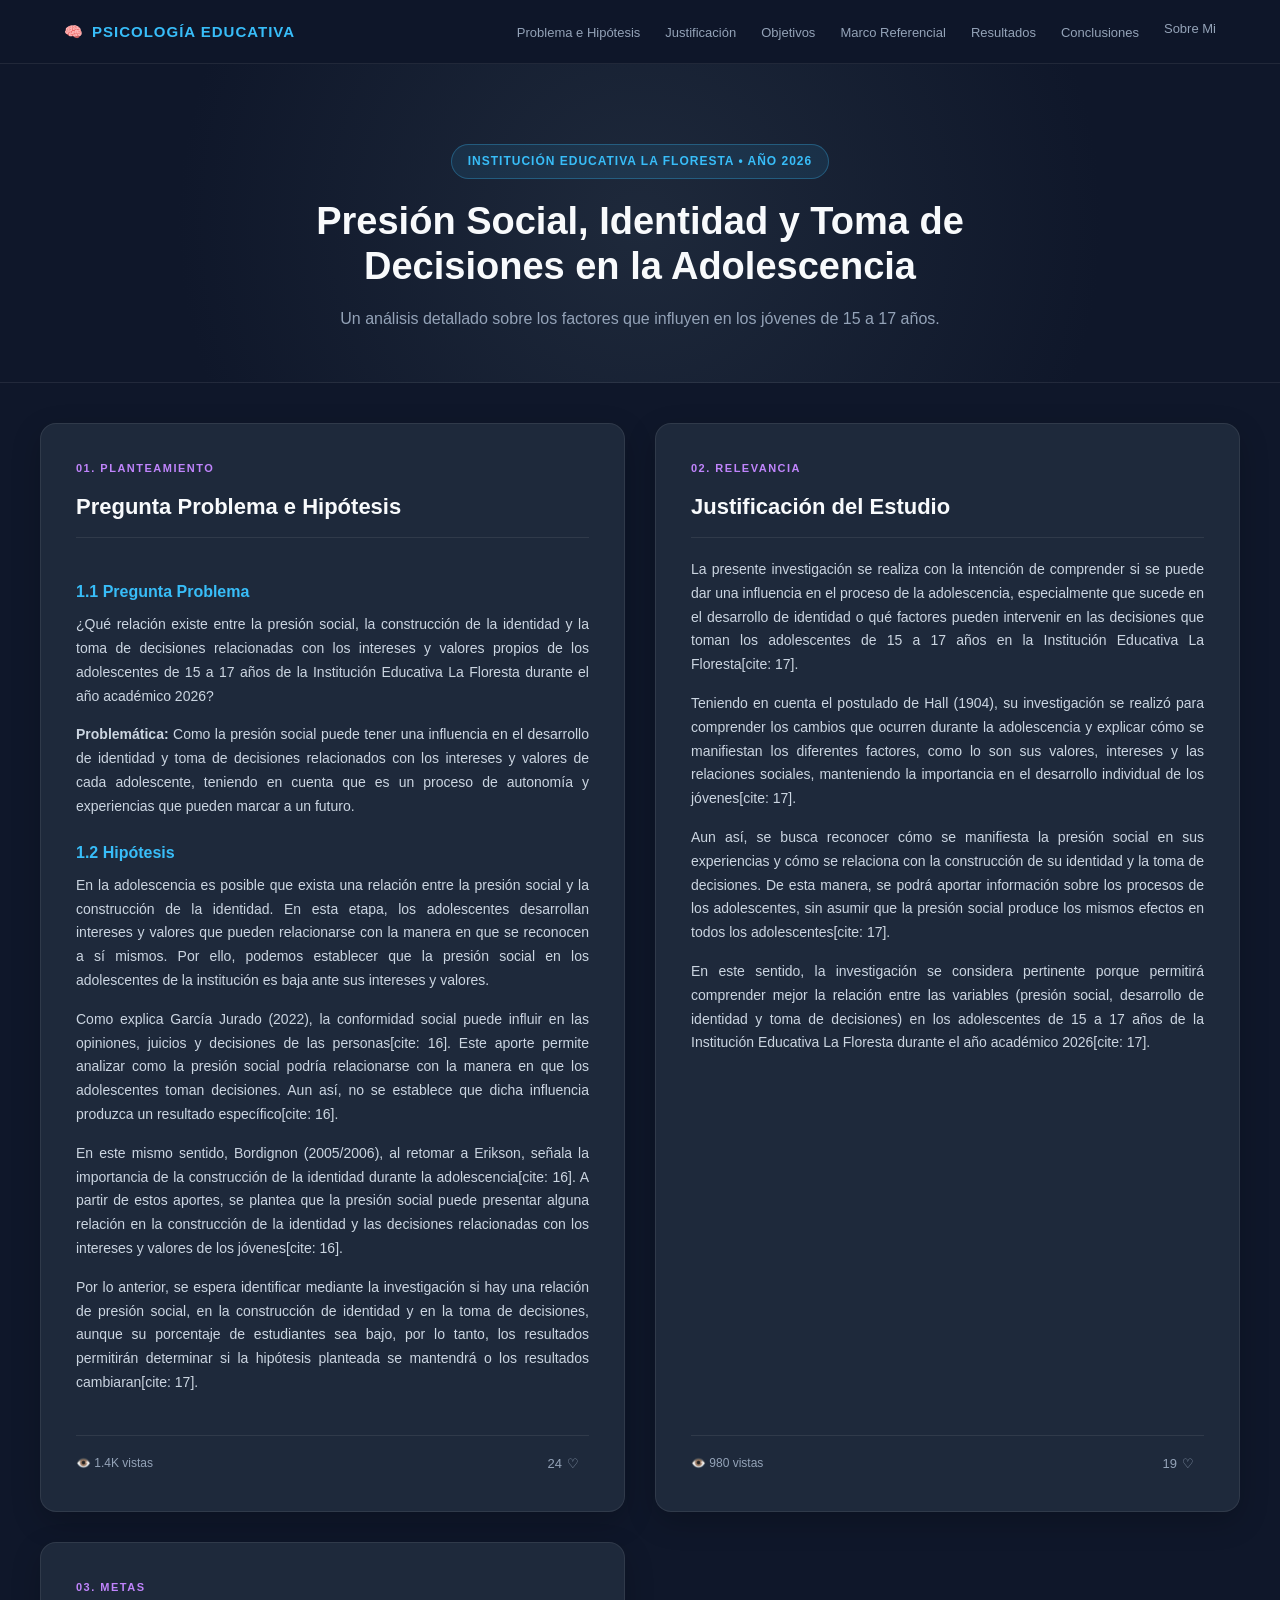
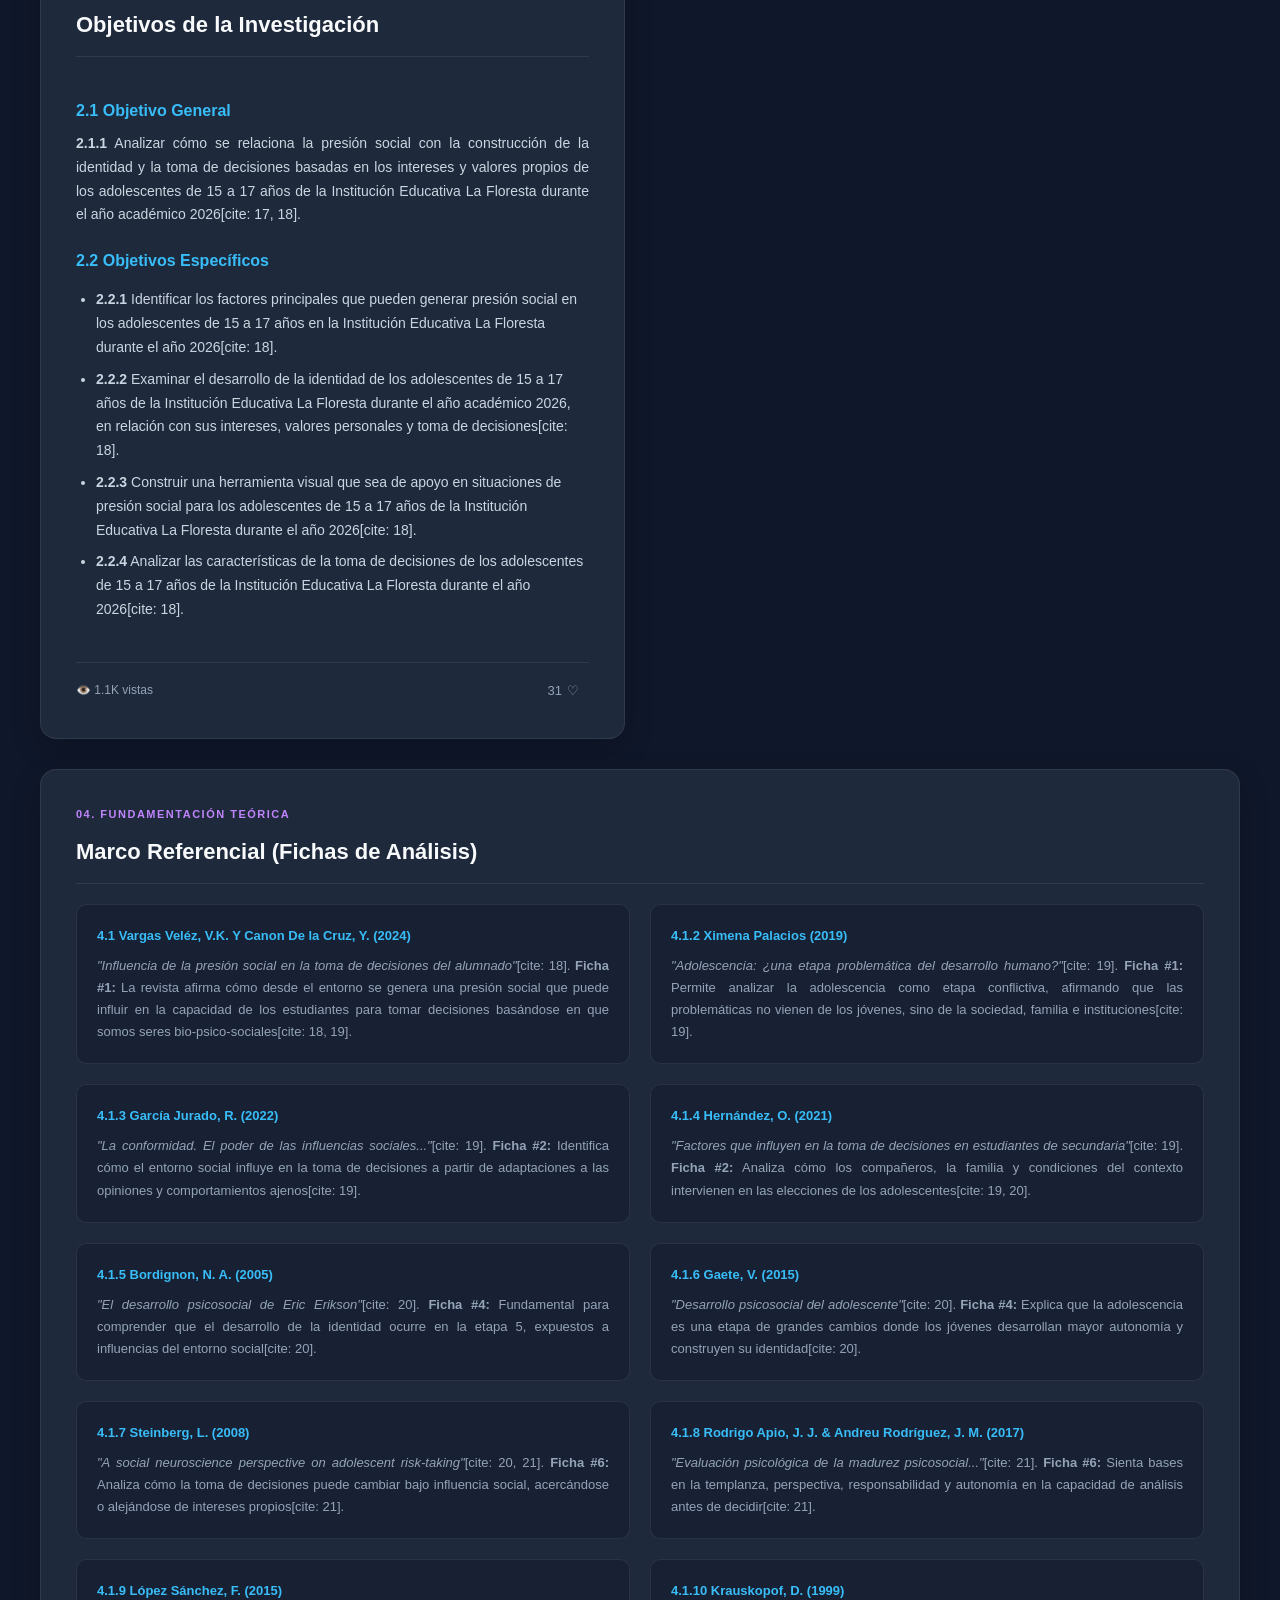
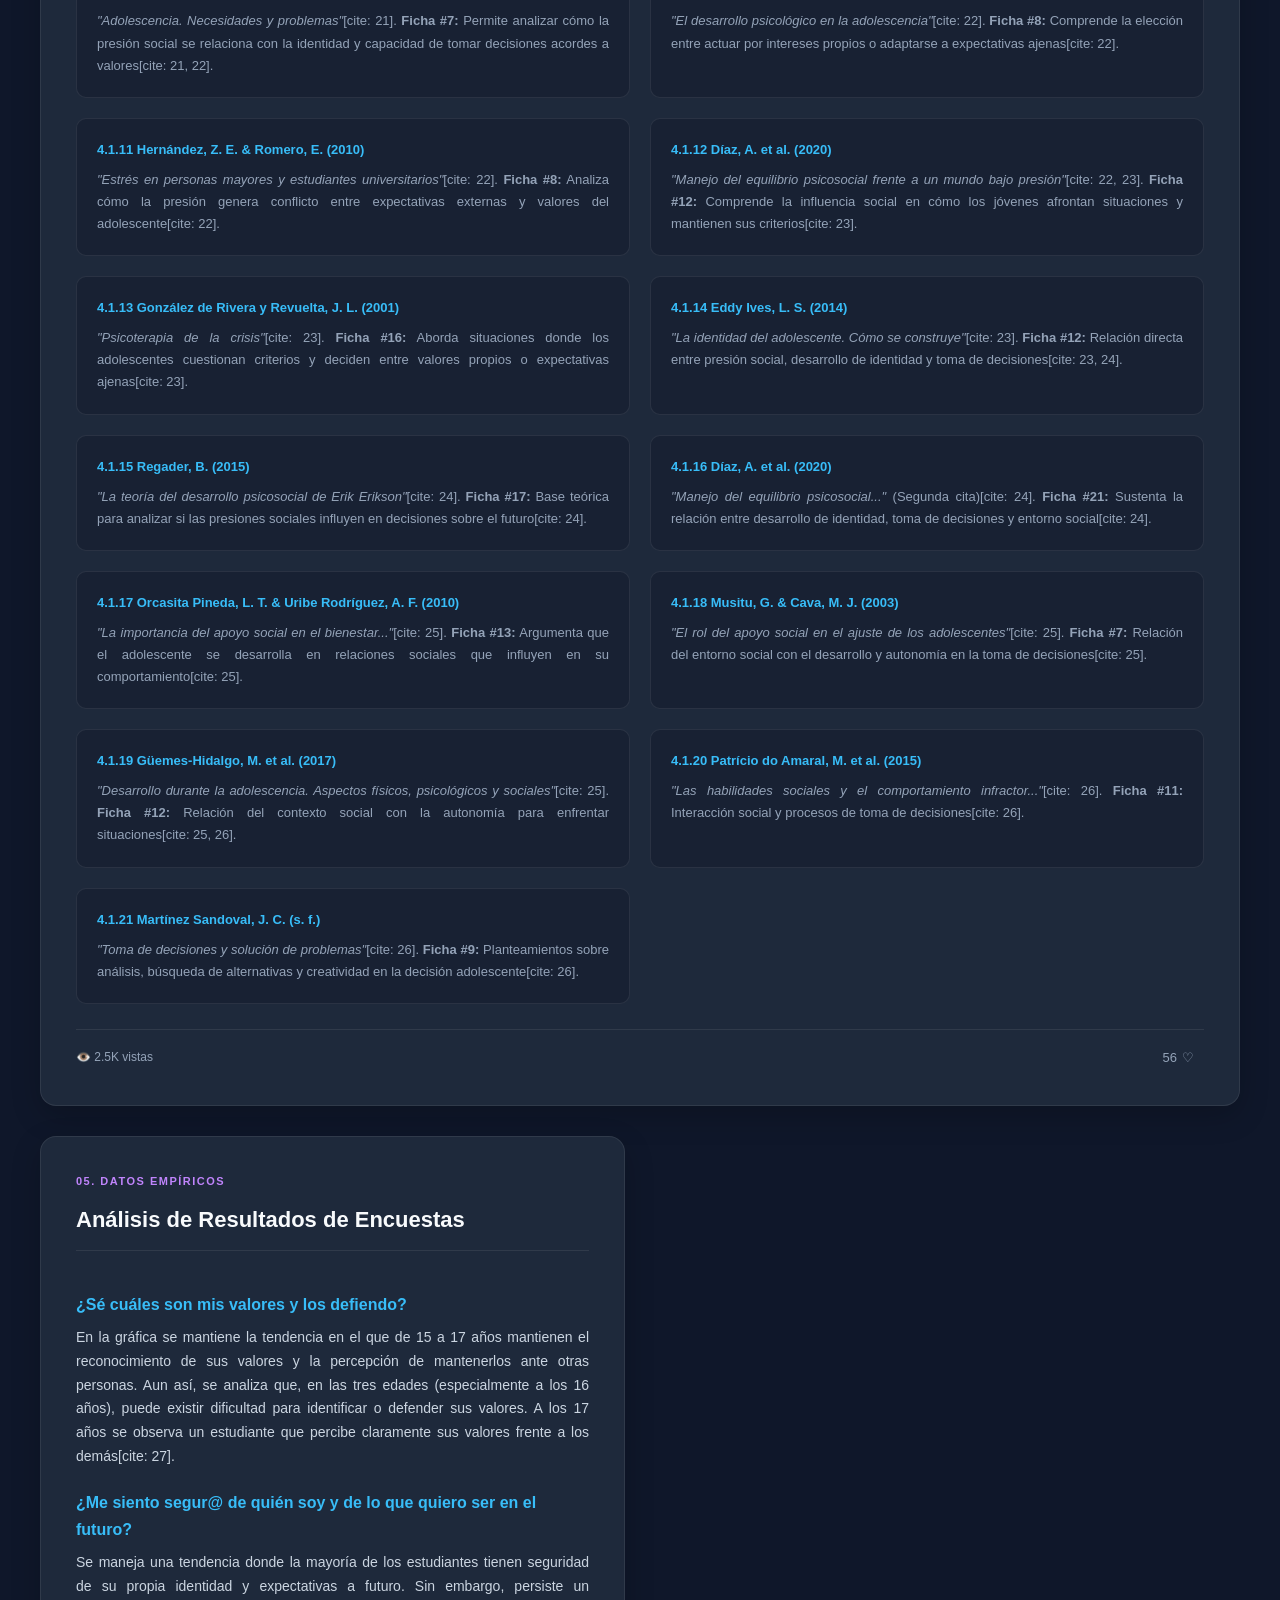
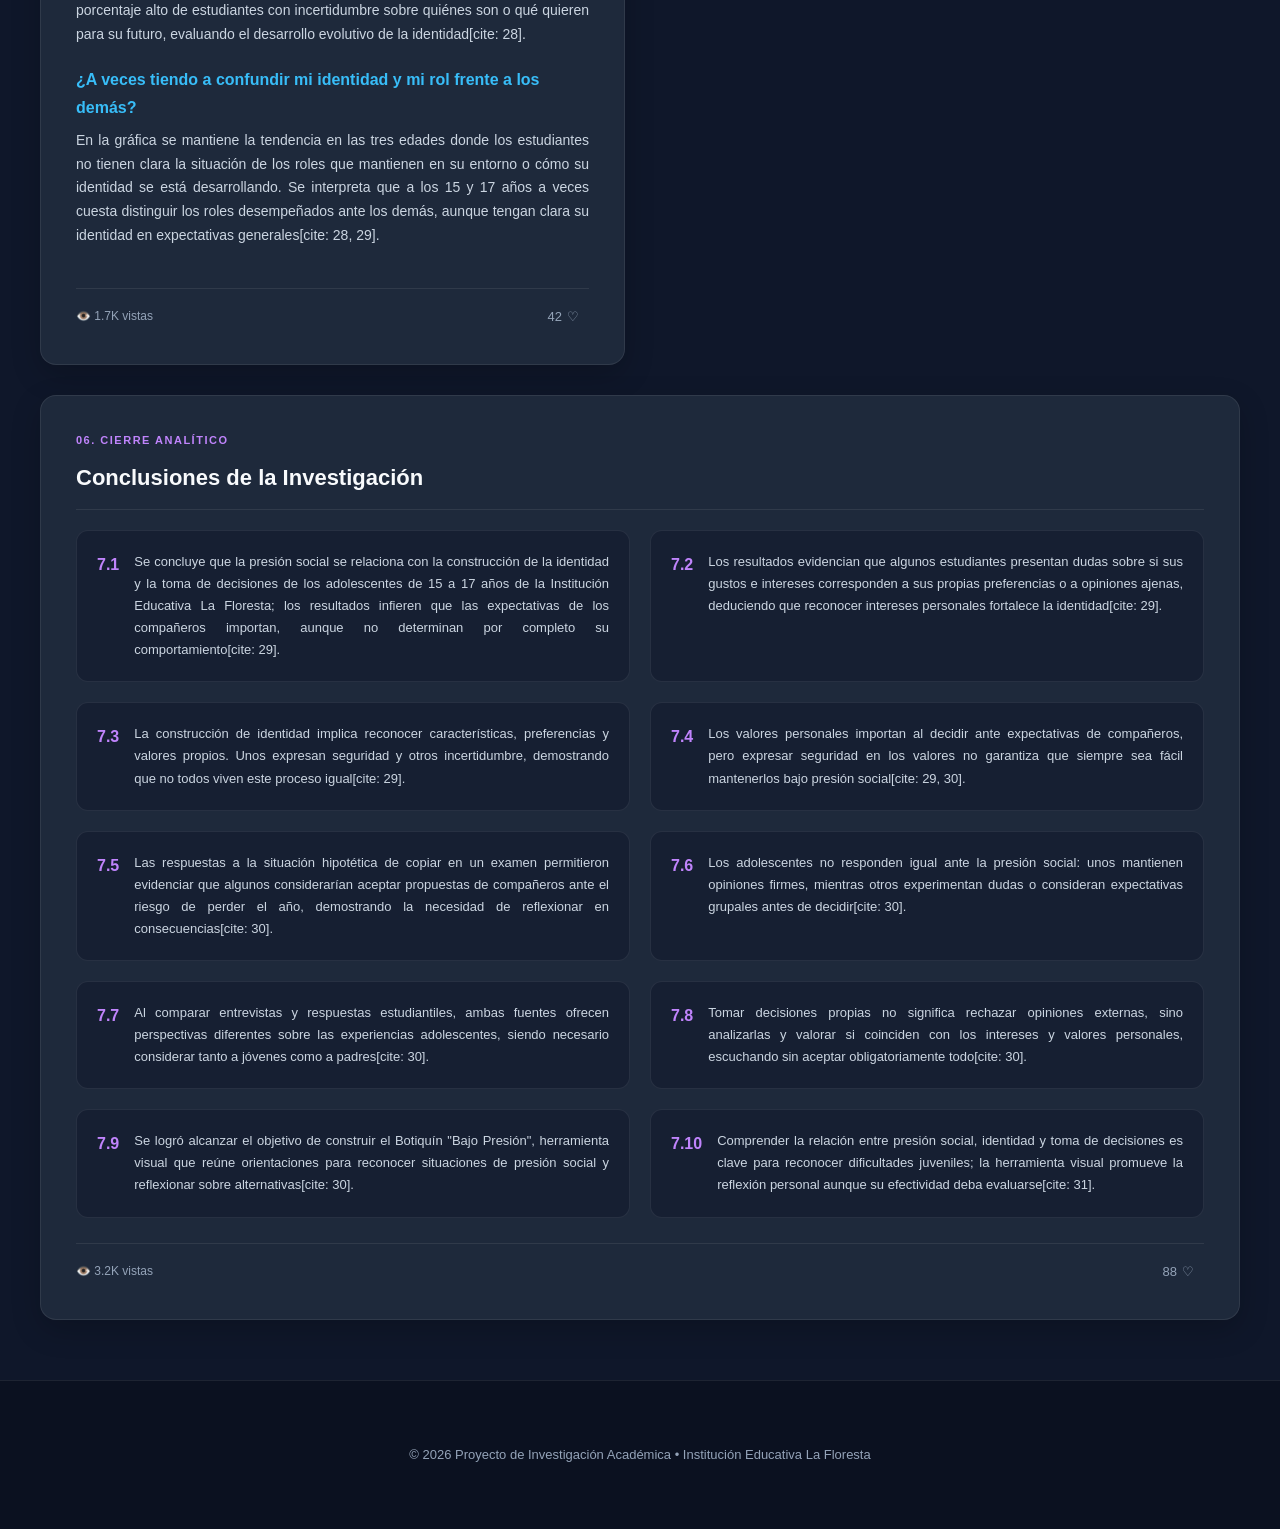
<file: index.html>
<!DOCTYPE html>
<html lang="es">
<head>
    <meta charset="UTF-8">
    <meta name="viewport" content="width=device-width, initial-scale=1.0">
    <title>Investigación - Presión Social y Adolescencia</title>
    <link href="./css/tesis.css" rel="stylesheet" type="text/css">
</head>
<body>

    <!-- BARRA DE NAVEGACIÓN SUPERIOR -->
    <nav class="top-nav">
        <div class="nav-brand">
            <span class="brand-icon">🧠</span> PSICOLOGÍA EDUCATIVA
        </div>
        <ul class="nav-menu">
            <li><a href="#problema">Problema e Hipótesis</a></li>
            <li><a href="#justificacion">Justificación</a></li>
            <li><a href="#objetivos">Objetivos</a></li>
            <li><a href="#marco">Marco Referencial</a></li>
            <li><a href="#resultados">Resultados</a></li>
            <li><a href="#conclusiones">Conclusiones</a></li>
            <a href="Mi curriculum.html" class="nav-btn">Sobre Mi</a>
        </ul>
    </nav>

    <!-- CABECERA HERO -->
    <header class="hero-header">
        <div class="hero-badge">Institución Educativa La Floresta • Año 2026</div>
        <h1>Presión Social, Identidad y Toma de Decisiones en la Adolescencia</h1>
        <p>Un análisis detallado sobre los factores que influyen en los jóvenes de 15 a 17 años.</p>
    </header>

    <!-- CONTENEDOR PRINCIPAL -->
    <main class="container">

        <!-- 1. PROBLEMA E HIPÓTESIS -->
        <section id="problema" class="research-card">
            <div class="card-tag">01. Planteamiento</div>
            <h2>Pregunta Problema e Hipótesis</h2>
            <div class="card-body-text">
                <h3>1.1 Pregunta Problema</h3>
                <p>¿Qué relación existe entre la presión social, la construcción de la identidad y la toma de decisiones relacionadas con los intereses y valores propios de los adolescentes de 15 a 17 años de la Institución Educativa La Floresta durante el año académico 2026?</p>
                <p><strong>Problemática:</strong> Como la presión social puede tener una influencia en el desarrollo de identidad y toma de decisiones relacionados con los intereses y valores de cada adolescente, teniendo en cuenta que es un proceso de autonomía y experiencias que pueden marcar a un futuro.</p>
                
                <h3>1.2 Hipótesis</h3>
                <p>En la adolescencia es posible que exista una relación entre la presión social y la construcción de la identidad. En esta etapa, los adolescentes desarrollan intereses y valores que pueden relacionarse con la manera en que se reconocen a sí mismos. Por ello, podemos establecer que la presión social en los adolescentes de la institución es baja ante sus intereses y valores.</p>
                <p>Como explica García Jurado (2022), la conformidad social puede influir en las opiniones, juicios y decisiones de las personas[cite: 16]. Este aporte permite analizar como la presión social podría relacionarse con la manera en que los adolescentes toman decisiones. Aun así, no se establece que dicha influencia produzca un resultado específico[cite: 16].</p>
                <p>En este mismo sentido, Bordignon (2005/2006), al retomar a Erikson, señala la importancia de la construcción de la identidad durante la adolescencia[cite: 16]. A partir de estos aportes, se plantea que la presión social puede presentar alguna relación en la construcción de la identidad y las decisiones relacionadas con los intereses y valores de los jóvenes[cite: 16].</p>
                <p>Por lo anterior, se espera identificar mediante la investigación si hay una relación de presión social, en la construcción de identidad y en la toma de decisiones, aunque su porcentaje de estudiantes sea bajo, por lo tanto, los resultados permitirán determinar si la hipótesis planteada se mantendrá o los resultados cambiaran[cite: 17].</p>
            </div>
            <div class="card-footer">
                <span class="views-count">👁️ 1.4K vistas</span>
                <button class="like-btn" onclick="toggleLike(this)">
                    <span class="like-count">24</span> <span class="heart-icon">♡</span>
                </button>
            </div>
        </section>

        <!-- 2. JUSTIFICACIÓN -->
        <section id="justificacion" class="research-card">
            <div class="card-tag">02. Relevancia</div>
            <h2>Justificación del Estudio</h2>
            <div class="card-body-text">
                <p>La presente investigación se realiza con la intención de comprender si se puede dar una influencia en el proceso de la adolescencia, especialmente que sucede en el desarrollo de identidad o qué factores pueden intervenir en las decisiones que toman los adolescentes de 15 a 17 años en la Institución Educativa La Floresta[cite: 17].</p>
                <p>Teniendo en cuenta el postulado de Hall (1904), su investigación se realizó para comprender los cambios que ocurren durante la adolescencia y explicar cómo se manifiestan los diferentes factores, como lo son sus valores, intereses y las relaciones sociales, manteniendo la importancia en el desarrollo individual de los jóvenes[cite: 17].</p>
                <p>Aun así, se busca reconocer cómo se manifiesta la presión social en sus experiencias y cómo se relaciona con la construcción de su identidad y la toma de decisiones. De esta manera, se podrá aportar información sobre los procesos de los adolescentes, sin asumir que la presión social produce los mismos efectos en todos los adolescentes[cite: 17].</p>
                <p>En este sentido, la investigación se considera pertinente porque permitirá comprender mejor la relación entre las variables (presión social, desarrollo de identidad y toma de decisiones) en los adolescentes de 15 a 17 años de la Institución Educativa La Floresta durante el año académico 2026[cite: 17].</p>
            </div>
            <div class="card-footer">
                <span class="views-count">👁️ 980 vistas</span>
                <button class="like-btn" onclick="toggleLike(this)">
                    <span class="like-count">19</span> <span class="heart-icon">♡</span>
                </button>
            </div>
        </section>

        <!-- 3. OBJETIVOS -->
        <section id="objetivos" class="research-card">
            <div class="card-tag">03. Metas</div>
            <h2>Objetivos de la Investigación</h2>
            <div class="card-body-text">
                <h3>2.1 Objetivo General</h3>
                <p><strong>2.1.1</strong> Analizar cómo se relaciona la presión social con la construcción de la identidad y la toma de decisiones basadas en los intereses y valores propios de los adolescentes de 15 a 17 años de la Institución Educativa La Floresta durante el año académico 2026[cite: 17, 18].</p>
                
                <h3>2.2 Objetivos Específicos</h3>
                <ul>
                    <li><strong>2.2.1</strong> Identificar los factores principales que pueden generar presión social en los adolescentes de 15 a 17 años en la Institución Educativa La Floresta durante el año 2026[cite: 18].</li>
                    <li><strong>2.2.2</strong> Examinar el desarrollo de la identidad de los adolescentes de 15 a 17 años de la Institución Educativa La Floresta durante el año académico 2026, en relación con sus intereses, valores personales y toma de decisiones[cite: 18].</li>
                    <li><strong>2.2.3</strong> Construir una herramienta visual que sea de apoyo en situaciones de presión social para los adolescentes de 15 a 17 años de la Institución Educativa La Floresta durante el año 2026[cite: 18].</li>
                    <li><strong>2.2.4</strong> Analizar las características de la toma de decisiones de los adolescentes de 15 a 17 años de la Institución Educativa La Floresta durante el año 2026[cite: 18].</li>
                </ul>
            </div>
            <div class="card-footer">
                <span class="views-count">👁️ 1.1K vistas</span>
                <button class="like-btn" onclick="toggleLike(this)">
                    <span class="like-count">31</span> <span class="heart-icon">♡</span>
                </button>
            </div>
        </section>

        <!-- 4. MARCO REFERENCIAL -->
        <section id="marco" class="research-card full-width-card">
            <div class="card-tag">04. Fundamentación Teórica</div>
            <h2>Marco Referencial (Fichas de Análisis)</h2>
            <div class="card-body-text grid-references">
                
                <div class="ref-item">
                    <h4>4.1 Vargas Veléz, V.K. Y Canon De la Cruz, Y. (2024)</h4>
                    <p><em>"Influencia de la presión social en la toma de decisiones del alumnado"</em>[cite: 18]. <strong>Ficha #1:</strong> La revista afirma cómo desde el entorno se genera una presión social que puede influir en la capacidad de los estudiantes para tomar decisiones basándose en que somos seres bio-psico-sociales[cite: 18, 19].</p>
                </div>

                <div class="ref-item">
                    <h4>4.1.2 Ximena Palacios (2019)</h4>
                    <p><em>"Adolescencia: ¿una etapa problemática del desarrollo humano?"</em>[cite: 19]. <strong>Ficha #1:</strong> Permite analizar la adolescencia como etapa conflictiva, afirmando que las problemáticas no vienen de los jóvenes, sino de la sociedad, familia e instituciones[cite: 19].</p>
                </div>

                <div class="ref-item">
                    <h4>4.1.3 García Jurado, R. (2022)</h4>
                    <p><em>"La conformidad. El poder de las influencias sociales..."</em>[cite: 19]. <strong>Ficha #2:</strong> Identifica cómo el entorno social influye en la toma de decisiones a partir de adaptaciones a las opiniones y comportamientos ajenos[cite: 19].</p>
                </div>

                <div class="ref-item">
                    <h4>4.1.4 Hernández, O. (2021)</h4>
                    <p><em>"Factores que influyen en la toma de decisiones en estudiantes de secundaria"</em>[cite: 19]. <strong>Ficha #2:</strong> Analiza cómo los compañeros, la familia y condiciones del contexto intervienen en las elecciones de los adolescentes[cite: 19, 20].</p>
                </div>

                <div class="ref-item">
                    <h4>4.1.5 Bordignon, N. A. (2005)</h4>
                    <p><em>"El desarrollo psicosocial de Eric Erikson"</em>[cite: 20]. <strong>Ficha #4:</strong> Fundamental para comprender que el desarrollo de la identidad ocurre en la etapa 5, expuestos a influencias del entorno social[cite: 20].</p>
                </div>

                <div class="ref-item">
                    <h4>4.1.6 Gaete, V. (2015)</h4>
                    <p><em>"Desarrollo psicosocial del adolescente"</em>[cite: 20]. <strong>Ficha #4:</strong> Explica que la adolescencia es una etapa de grandes cambios donde los jóvenes desarrollan mayor autonomía y construyen su identidad[cite: 20].</p>
                </div>

                <div class="ref-item">
                    <h4>4.1.7 Steinberg, L. (2008)</h4>
                    <p><em>"A social neuroscience perspective on adolescent risk-taking"</em>[cite: 20, 21]. <strong>Ficha #6:</strong> Analiza cómo la toma de decisiones puede cambiar bajo influencia social, acercándose o alejándose de intereses propios[cite: 21].</p>
                </div>

                <div class="ref-item">
                    <h4>4.1.8 Rodrigo Apio, J. J. & Andreu Rodríguez, J. M. (2017)</h4>
                    <p><em>"Evaluación psicológica de la madurez psicosocial..."</em>[cite: 21]. <strong>Ficha #6:</strong> Sienta bases en la templanza, perspectiva, responsabilidad y autonomía en la capacidad de análisis antes de decidir[cite: 21].</p>
                </div>

                <div class="ref-item">
                    <h4>4.1.9 López Sánchez, F. (2015)</h4>
                    <p><em>"Adolescencia. Necesidades y problemas"</em>[cite: 21]. <strong>Ficha #7:</strong> Permite analizar cómo la presión social se relaciona con la identidad y capacidad de tomar decisiones acordes a valores[cite: 21, 22].</p>
                </div>

                <div class="ref-item">
                    <h4>4.1.10 Krauskopof, D. (1999)</h4>
                    <p><em>"El desarrollo psicológico en la adolescencia"</em>[cite: 22]. <strong>Ficha #8:</strong> Comprende la elección entre actuar por intereses propios o adaptarse a expectativas ajenas[cite: 22].</p>
                </div>

                <div class="ref-item">
                    <h4>4.1.11 Hernández, Z. E. & Romero, E. (2010)</h4>
                    <p><em>"Estrés en personas mayores y estudiantes universitarios"</em>[cite: 22]. <strong>Ficha #8:</strong> Analiza cómo la presión genera conflicto entre expectativas externas y valores del adolescente[cite: 22].</p>
                </div>

                <div class="ref-item">
                    <h4>4.1.12 Díaz, A. et al. (2020)</h4>
                    <p><em>"Manejo del equilibrio psicosocial frente a un mundo bajo presión"</em>[cite: 22, 23]. <strong>Ficha #12:</strong> Comprende la influencia social en cómo los jóvenes afrontan situaciones y mantienen sus criterios[cite: 23].</p>
                </div>

                <div class="ref-item">
                    <h4>4.1.13 González de Rivera y Revuelta, J. L. (2001)</h4>
                    <p><em>"Psicoterapia de la crisis"</em>[cite: 23]. <strong>Ficha #16:</strong> Aborda situaciones donde los adolescentes cuestionan criterios y deciden entre valores propios o expectativas ajenas[cite: 23].</p>
                </div>

                <div class="ref-item">
                    <h4>4.1.14 Eddy Ives, L. S. (2014)</h4>
                    <p><em>"La identidad del adolescente. Cómo se construye"</em>[cite: 23]. <strong>Ficha #12:</strong> Relación directa entre presión social, desarrollo de identidad y toma de decisiones[cite: 23, 24].</p>
                </div>

                <div class="ref-item">
                    <h4>4.1.15 Regader, B. (2015)</h4>
                    <p><em>"La teoría del desarrollo psicosocial de Erik Erikson"</em>[cite: 24]. <strong>Ficha #17:</strong> Base teórica para analizar si las presiones sociales influyen en decisiones sobre el futuro[cite: 24].</p>
                </div>

                <div class="ref-item">
                    <h4>4.1.16 Díaz, A. et al. (2020)</h4>
                    <p><em>"Manejo del equilibrio psicosocial..."</em> (Segunda cita)[cite: 24]. <strong>Ficha #21:</strong> Sustenta la relación entre desarrollo de identidad, toma de decisiones y entorno social[cite: 24].</p>
                </div>

                <div class="ref-item">
                    <h4>4.1.17 Orcasita Pineda, L. T. & Uribe Rodríguez, A. F. (2010)</h4>
                    <p><em>"La importancia del apoyo social en el bienestar..."</em>[cite: 25]. <strong>Ficha #13:</strong> Argumenta que el adolescente se desarrolla en relaciones sociales que influyen en su comportamiento[cite: 25].</p>
                </div>

                <div class="ref-item">
                    <h4>4.1.18 Musitu, G. & Cava, M. J. (2003)</h4>
                    <p><em>"El rol del apoyo social en el ajuste de los adolescentes"</em>[cite: 25]. <strong>Ficha #7:</strong> Relación del entorno social con el desarrollo y autonomía en la toma de decisiones[cite: 25].</p>
                </div>

                <div class="ref-item">
                    <h4>4.1.19 Güemes-Hidalgo, M. et al. (2017)</h4>
                    <p><em>"Desarrollo durante la adolescencia. Aspectos físicos, psicológicos y sociales"</em>[cite: 25]. <strong>Ficha #12:</strong> Relación del contexto social con la autonomía para enfrentar situaciones[cite: 25, 26].</p>
                </div>

                <div class="ref-item">
                    <h4>4.1.20 Patrício do Amaral, M. et al. (2015)</h4>
                    <p><em>"Las habilidades sociales y el comportamiento infractor..."</em>[cite: 26]. <strong>Ficha #11:</strong> Interacción social y procesos de toma de decisiones[cite: 26].</p>
                </div>

                <div class="ref-item">
                    <h4>4.1.21 Martínez Sandoval, J. C. (s. f.)</h4>
                    <p><em>"Toma de decisiones y solución de problemas"</em>[cite: 26]. <strong>Ficha #9:</strong> Planteamientos sobre análisis, búsqueda de alternativas y creatividad en la decisión adolescente[cite: 26].</p>
                </div>

            </div>
            <div class="card-footer">
                <span class="views-count">👁️ 2.5K vistas</span>
                <button class="like-btn" onclick="toggleLike(this)">
                    <span class="like-count">56</span> <span class="heart-icon">♡</span>
                </button>
            </div>
        </section>

        <!-- 5. ANÁLISIS DE RESULTADOS -->
        <section id="resultados" class="research-card">
            <div class="card-tag">05. Datos Empíricos</div>
            <h2>Análisis de Resultados de Encuestas</h2>
            <div class="card-body-text">
                <h3>¿Sé cuáles son mis valores y los defiendo?</h3>
                <p>En la gráfica se mantiene la tendencia en el que de 15 a 17 años mantienen el reconocimiento de sus valores y la percepción de mantenerlos ante otras personas. Aun así, se analiza que, en las tres edades (especialmente a los 16 años), puede existir dificultad para identificar o defender sus valores. A los 17 años se observa un estudiante que percibe claramente sus valores frente a los demás[cite: 27].</p>

                <h3>¿Me siento segur@ de quién soy y de lo que quiero ser en el futuro?</h3>
                <p>Se maneja una tendencia donde la mayoría de los estudiantes tienen seguridad de su propia identidad y expectativas a futuro. Sin embargo, persiste un porcentaje alto de estudiantes con incertidumbre sobre quiénes son o qué quieren para su futuro, evaluando el desarrollo evolutivo de la identidad[cite: 28].</p>

                <h3>¿A veces tiendo a confundir mi identidad y mi rol frente a los demás?</h3>
                <p>En la gráfica se mantiene la tendencia en las tres edades donde los estudiantes no tienen clara la situación de los roles que mantienen en su entorno o cómo su identidad se está desarrollando. Se interpreta que a los 15 y 17 años a veces cuesta distinguir los roles desempeñados ante los demás, aunque tengan clara su identidad en expectativas generales[cite: 28, 29].</p>
            </div>
            <div class="card-footer">
                <span class="views-count">👁️ 1.7K vistas</span>
                <button class="like-btn" onclick="toggleLike(this)">
                    <span class="like-count">42</span> <span class="heart-icon">♡</span>
                </button>
            </div>
        </section>

        <!-- 6. CONCLUSIONES -->
        <section id="conclusiones" class="research-card full-width-card">
            <div class="card-tag">06. Cierre Analítico</div>
            <h2>Conclusiones de la Investigación</h2>
            <div class="card-body-text grid-conclusions">
                <div class="conclusion-box">
                    <span class="num">7.1</span>
                    <p>Se concluye que la presión social se relaciona con la construcción de la identidad y la toma de decisiones de los adolescentes de 15 a 17 años de la Institución Educativa La Floresta; los resultados infieren que las expectativas de los compañeros importan, aunque no determinan por completo su comportamiento[cite: 29].</p>
                </div>
                <div class="conclusion-box">
                    <span class="num">7.2</span>
                    <p>Los resultados evidencian que algunos estudiantes presentan dudas sobre si sus gustos e intereses corresponden a sus propias preferencias o a opiniones ajenas, deduciendo que reconocer intereses personales fortalece la identidad[cite: 29].</p>
                </div>
                <div class="conclusion-box">
                    <span class="num">7.3</span>
                    <p>La construcción de identidad implica reconocer características, preferencias y valores propios. Unos expresan seguridad y otros incertidumbre, demostrando que no todos viven este proceso igual[cite: 29].</p>
                </div>
                <div class="conclusion-box">
                    <span class="num">7.4</span>
                    <p>Los valores personales importan al decidir ante expectativas de compañeros, pero expresar seguridad en los valores no garantiza que siempre sea fácil mantenerlos bajo presión social[cite: 29, 30].</p>
                </div>
                <div class="conclusion-box">
                    <span class="num">7.5</span>
                    <p>Las respuestas a la situación hipotética de copiar en un examen permitieron evidenciar que algunos considerarían aceptar propuestas de compañeros ante el riesgo de perder el año, demostrando la necesidad de reflexionar en consecuencias[cite: 30].</p>
                </div>
                <div class="conclusion-box">
                    <span class="num">7.6</span>
                    <p>Los adolescentes no responden igual ante la presión social: unos mantienen opiniones firmes, mientras otros experimentan dudas o consideran expectativas grupales antes de decidir[cite: 30].</p>
                </div>
                <div class="conclusion-box">
                    <span class="num">7.7</span>
                    <p>Al comparar entrevistas y respuestas estudiantiles, ambas fuentes ofrecen perspectivas diferentes sobre las experiencias adolescentes, siendo necesario considerar tanto a jóvenes como a padres[cite: 30].</p>
                </div>
                <div class="conclusion-box">
                    <span class="num">7.8</span>
                    <p>Tomar decisiones propias no significa rechazar opiniones externas, sino analizarlas y valorar si coinciden con los intereses y valores personales, escuchando sin aceptar obligatoriamente todo[cite: 30].</p>
                </div>
                <div class="conclusion-box">
                    <span class="num">7.9</span>
                    <p>Se logró alcanzar el objetivo de construir el Botiquín "Bajo Presión", herramienta visual que reúne orientaciones para reconocer situaciones de presión social y reflexionar sobre alternativas[cite: 30].</p>
                </div>
                <div class="conclusion-box">
                    <span class="num">7.10</span>
                    <p>Comprender la relación entre presión social, identidad y toma de decisiones es clave para reconocer dificultades juveniles; la herramienta visual promueve la reflexión personal aunque su efectividad deba evaluarse[cite: 31].</p>
                </div>
            </div>
            <div class="card-footer">
                <span class="views-count">👁️ 3.2K vistas</span>
                <button class="like-btn" onclick="toggleLike(this)">
                    <span class="like-count">88</span> <span class="heart-icon">♡</span>
                </button>
            </div>
        </section>

    </main>

    <!-- FOOTER -->
    <footer>
        <p>© 2026 Proyecto de Investigación Académica • Institución Educativa La Floresta</p>
    </footer>

    <!-- Script de Me Gusta -->
    <script>
        function toggleLike(button) {
            const countSpan = button.querySelector('.like-count');
            const iconSpan = button.querySelector('.heart-icon');
            let count = parseInt(countSpan.textContent);

            button.classList.toggle('liked');

            if (button.classList.contains('liked')) {
                count += 1;
                iconSpan.textContent = '♥';
            } else {
                count -= 1;
                iconSpan.textContent = '♡';
            }
            countSpan.textContent = count;
        }
    </script>
</body>
</html>
</file>
<file: css/tesis.css>
/* ==========================================================================
   TEMA EDITORIAL MODERNO - PSICOLOGÍA Y ADOLESCENCIA
   ========================================================================== */

:root {
    --bg-dark: #0f172a;          /* Azul pizarra muy oscuro */
    --card-bg: #1e293b;          /* Tarjeta oscura elegante */
    --accent-glow: #38bdf8;      /* Cian brillante */
    --accent-purple: #c084fc;    /* Púrpura suave */
    --text-main: #f8fafc;        /* Blanco humo */
    --text-muted: #94a3b8;       /* Gris claro secundario */
    --border-glass: rgba(255, 255, 255, 0.08);
    --like-color: #f43f5e;
}

body {
    margin: 0;
    padding: 0;
    font-family: 'Inter', sans-serif;
    background-color: var(--bg-dark);
    color: var(--text-main);
    line-height: 1.7;
}

/* ==========================================================================
   NAVEGACIÓN
   ========================================================================== */
.top-nav {
    background-color: rgba(15, 23, 42, 0.9);
    backdrop-filter: blur(10px);
    position: sticky;
    top: 0;
    display: flex;
    justify-content: space-between;
    align-items: center;
    padding: 18px 5%;
    border-bottom: 1px solid var(--border-glass);
    z-index: 1000;
}

.nav-brand {
    font-family: 'Plus Jakarta Sans', sans-serif;
    font-weight: 700;
    font-size: 15px;
    letter-spacing: 1px;
    color: var(--accent-glow);
    display: flex;
    align-items: center;
    gap: 8px;
}

.nav-menu {
    list-style: none;
    display: flex;
    gap: 25px;
    margin: 0;
    padding: 0;
}

.nav-menu a {
    text-decoration: none;
    color: var(--text-muted);
    font-size: 13px;
    font-weight: 500;
    transition: color 0.2s ease;
}

.nav-menu a:hover {
    color: var(--text-main);
}

/* ==========================================================================
   HERO HEADER
   ========================================================================== */
.hero-header {
    text-align: center;
    padding: 80px 20px 50px 20px;
    background: radial-gradient(circle at center, #1e293b 0%, #0f172a 70%);
    border-bottom: 1px solid var(--border-glass);
}

.hero-badge {
    display: inline-block;
    background: rgba(56, 189, 248, 0.1);
    color: var(--accent-glow);
    border: 1px solid rgba(56, 189, 248, 0.3);
    padding: 6px 16px;
    border-radius: 20px;
    font-size: 12px;
    font-weight: 600;
    margin-bottom: 20px;
    text-transform: uppercase;
    letter-spacing: 1px;
}

.hero-header h1 {
    font-family: 'Plus Jakarta Sans', sans-serif;
    font-size: 38px;
    max-width: 800px;
    margin: 0 auto 15px auto;
    font-weight: 700;
    line-height: 1.2;
}

.hero-header p {
    color: var(--text-muted);
    font-size: 16px;
    margin: 0;
}

/* ==========================================================================
   CONTENEDOR Y TARJETAS (GRID EDITORIAL)
   ========================================================================== */
.container {
    max-width: 1200px;
    margin: 40px auto;
    padding: 0 20px;
    display: grid;
    grid-template-columns: repeat(2, 1fr);
    gap: 30px;
}

.research-card {
    background-color: var(--card-bg);
    border: 1px solid var(--border-glass);
    border-radius: 16px;
    padding: 35px;
    display: flex;
    flex-direction: column;
    box-shadow: 0 10px 30px rgba(0,0,0,0.2);
    transition: transform 0.3s ease, border-color 0.3s ease;
}

.research-card:hover {
    transform: translateY(-4px);
    border-color: rgba(56, 189, 248, 0.3);
}

.full-width-card {
    grid-column: span 2;
}

.card-tag {
    font-size: 11px;
    color: var(--accent-purple);
    text-transform: uppercase;
    letter-spacing: 1.5px;
    font-weight: 700;
    margin-bottom: 10px;
}

.research-card h2 {
    font-family: 'Plus Jakarta Sans', sans-serif;
    font-size: 22px;
    margin-top: 0;
    margin-bottom: 20px;
    color: var(--text-main);
    border-bottom: 1px solid var(--border-glass);
    padding-bottom: 12px;
}

.card-body-text {
    flex-grow: 1;
    font-size: 14px;
    color: #cbd5e1;
}

.card-body-text h3 {
    color: var(--accent-glow);
    font-size: 16px;
    margin-top: 20px;
    margin-bottom: 8px;
}

.card-body-text p {
    margin-top: 0;
    margin-bottom: 15px;
    text-align: justify;
}

.card-body-text ul {
    padding-left: 20px;
    margin-bottom: 15px;
}

.card-body-text li {
    margin-bottom: 8px;
}

/* ==========================================================================
   MARCO REFERENCIAL (GRID DE REFERENCIAS)
   ========================================================================== */
.grid-references {
    display: grid;
    grid-template-columns: repeat(2, 1fr);
    gap: 20px;
}

.ref-item {
    background: rgba(15, 23, 42, 0.4);
    border: 1px solid var(--border-glass);
    padding: 20px;
    border-radius: 10px;
}

.ref-item h4 {
    margin: 0 0 8px 0;
    font-size: 13px;
    color: var(--accent-glow);
}

.ref-item p {
    margin: 0;
    font-size: 13px;
    color: var(--text-muted);
}

/* ==========================================================================
   CONCLUSIONES (GRID INTERNO)
   ========================================================================== */
.grid-conclusions {
    display: grid;
    grid-template-columns: repeat(2, 1fr);
    gap: 20px;
}

.conclusion-box {
    background: rgba(15, 23, 42, 0.5);
    border: 1px solid var(--border-glass);
    padding: 20px;
    border-radius: 12px;
    display: flex;
    gap: 15px;
    align-items: flex-start;
}

.conclusion-box .num {
    font-family: 'Plus Jakarta Sans', sans-serif;
    font-weight: 700;
    color: var(--accent-purple);
    font-size: 16px;
}

.conclusion-box p {
    margin: 0;
    font-size: 13px;
    color: #cbd5e1;
}

/* ==========================================================================
   FOOTER DE TARJETA Y PÁGINA
   ========================================================================== */
.card-footer {
    display: flex;
    justify-content: space-between;
    align-items: center;
    margin-top: 25px;
    padding-top: 15px;
    border-top: 1px solid var(--border-glass);
    font-size: 12px;
    color: var(--text-muted);
}

.like-btn {
    background: none;
    border: none;
    color: var(--text-muted);
    font-size: 13px;
    cursor: pointer;
    display: flex;
    align-items: center;
    gap: 5px;
    padding: 5px 10px;
    border-radius: 6px;
    transition: all 0.2s ease;
}

.like-btn:hover {
    background: rgba(244, 63, 94, 0.1);
    color: var(--like-color);
}

.like-btn.liked {
    color: var(--like-color);
    font-weight: bold;
}

footer {
    text-align: center;
    padding: 50px 20px;
    color: var(--text-muted);
    font-size: 13px;
    border-top: 1px solid var(--border-glass);
    background-color: #0b1120;
    margin-top: 60px;
}

/* ==========================================================================
   RESPONSIVE (MÓVILES Y TABLETS)
   ========================================================================== */
@media (max-width: 900px) {
    .container {
        grid-template-columns: 1fr;
    }
    .full-width-card {
        grid-column: span 1;
    }
    .grid-references, .grid-conclusions {
        grid-template-columns: 1fr;
    }
    .nav-menu {
        display: none; /* Simplificación móvil */
    }
    .hero-header h1 {
        font-size: 28px;
    }
}
</file>
